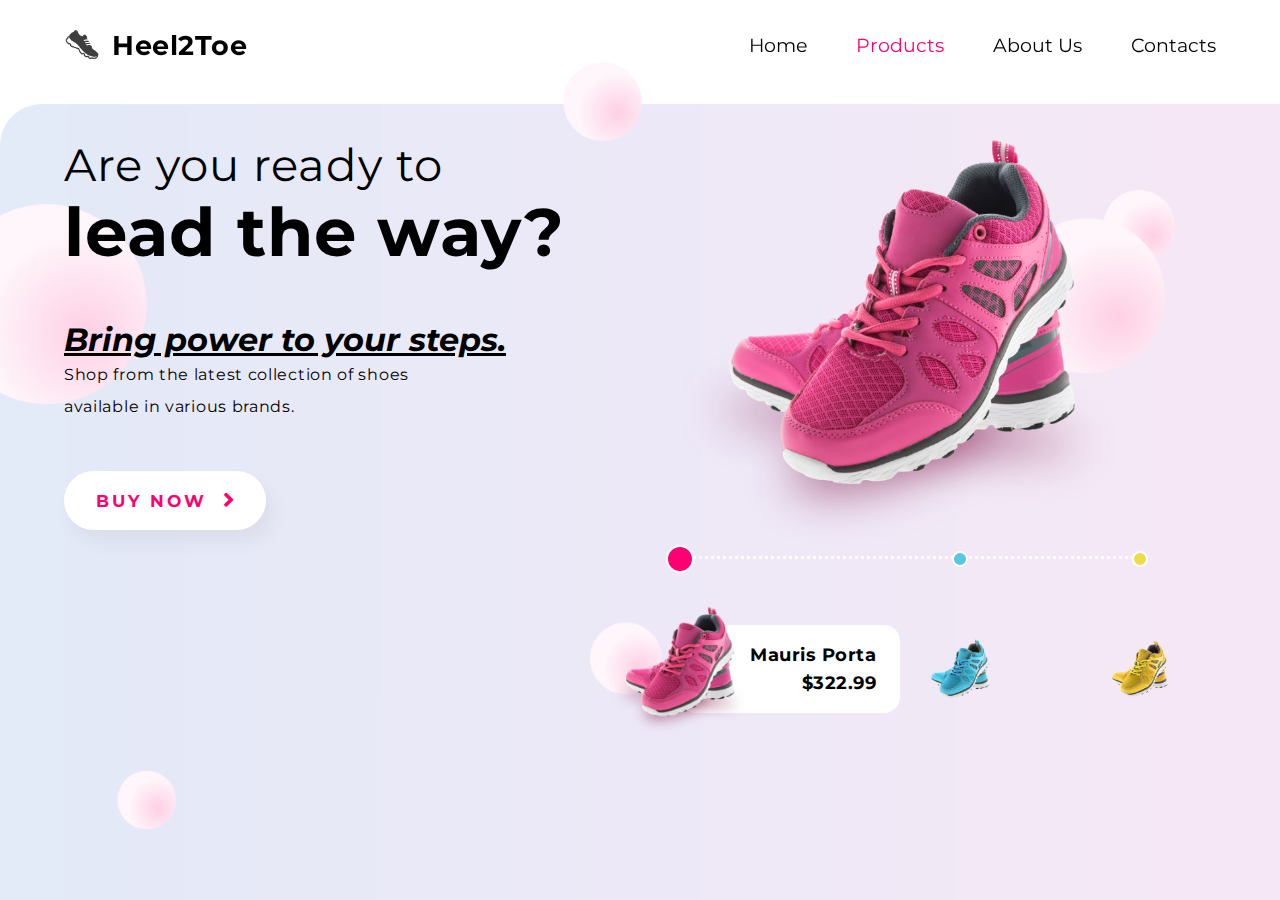
<file: Task1/index.html>
<!DOCTYPE html>
<html lang="en">
  <head>
    <meta charset="UTF-8" />
    <meta name="viewport" content="width=device-width, initial-scale=1.0" />
    <!-- Font Awesome CDN link -->
    <link
      rel="stylesheet"
      href="https://cdnjs.cloudflare.com/ajax/libs/font-awesome/5.15.1/css/all.min.css"
    />
    <link rel="stylesheet" href="./style.css" />
    <!-- Montserrat Google Font link -->
    <link
      href="https://fonts.googleapis.com/css2?family=Montserrat:wght@500&display=swap"
      rel="stylesheet"
    />
    <title>Heel2Toe</title>
  </head>

  <body>
    <header>
      <div class="logo">
        <img src="./images/feet.png" alt="shoes logo" />
        Heel2Toe
      </div>

      <ul class="menu-list">
        <li>Home</li>
        <li class="active">Products</li>
        <li>About Us</li>
        <li>Contacts</li>
      </ul>
    </header>

    <section class="main">
      <section class="left">
        <p class="title">Are you ready to <strong> lead the way?</strong></p>
        <h1>Bring power to your steps.</h1>
        <p class="msg">
          Shop from the latest collection of shoes available in various brands.
        </p>
        <button class="cta">
          <span>Buy now</span> <i class="fas fa-angle-right"></i>
        </button>
      </section>

      <section class="right">
        <img src="./images/pink.png" alt="Shoes" />
        <div class="colors">
          <div class="item pink active">
            <div class="color-selector"></div>
            <div class="additional-info">
              <p>Mauris Porta</p>
              <p>$322.99</p>
            </div>
            <img src="./images/pink_small.png" />
          </div>
          <div class="item blue">
            <div class="color-selector"></div>
            <img src="./images/blue_small.png" />
          </div>
          <div class="item yellow">
            <div class="color-selector"></div>
            <img src="./images/yellow_small.png" />
          </div>
        </div>
      </section>
    </section>
  </body>
</html>
</file>
<file: Task1/style.css>
* {
  margin: 0;
  padding: 0;
  box-sizing: border-box;
  font-family: "Montserrat", sans-serif;
}

body {
  min-height: 100vh;
  display: flex;
  flex-direction: column;
  color: black;
  background: url(./images/bk.png) no-repeat 0 0;
  background-size: cover;
}

header {
  position: fixed;
  top: 0;
  height: 90px;
  width: 100%;
  display: flex;
  justify-content: space-between;
  align-items: center;
  padding: 0 64px;
  font-size: 1.2em;
  z-index: 2;
}

.logo {
  cursor: pointer;
  display: flex;
  align-items: center;
  font-weight: bold;
  font-size: 1.4em;
  letter-spacing: 0.5px;
}

.logo img {
  width: 40px;
  margin-right: 8px;
}

.menu-list li {
  list-style: none;
  display: inline-block;
  margin-left: 44px;
  cursor: pointer;
  transition: color 0.5s;
}

.menu-list li.active,
.menu-list li:hover {
  color: #ff0073;
}

.main {
  padding-top: 90px;
  position: relative;
  flex: 1;
  display: flex;
}

.left {
  max-width: 50%;
  padding: 0 64px;
}

.title {
  font-size: 2.8em;
  letter-spacing: 1px;
  margin: 48px auto;
}

.title strong {
  font-size: 1.5em;
  display: block;
  line-height: 80px;
}

.msg {
  max-width: 80%;
  font-size: 1em;
  letter-spacing: 0.7px;
  line-height: 32px;
  margin-bottom: 48px;
}
h1 {
  color: black;
  font-weight: bold;
  font-style: italic;
  text-decoration: underline;
}

button.cta {
  border: none;
  outline: none;
  background-color: #fff;
  color: #ff0073;
  padding: 18px 32px;
  display: flex;
  justify-content: center;
  align-items: center;
  border-radius: 30px;
  box-shadow: 7px 12px 20px rgba(0, 0, 0, 0.05);
  cursor: pointer;
  transition: background-color 0.5s;
}

button.cta:hover {
  background-color: #fdf3f8;
}

button span {
  text-transform: uppercase;
  font-size: 1.3em;
  letter-spacing: 3px;
  font-weight: bold;
}

button.cta i {
  font-size: 1.7em;
  margin-left: 16px;
}

/*  Right Side  */

.right {
  padding: 40px 0 0 40px;
  display: flex;
  flex-direction: column;
  align-items: center;
}

.right img {
  max-width: 450px;
}

.colors {
  display: flex;
  border-top: 3px dotted #fff;
}

.colors .item {
  position: relative;
  display: flex;
  justify-content: center;
  align-items: center;
  min-width: 120px;
  min-height: 180px;
  padding-top: 40px;
}

.item img {
  position: relative;
  width: 60px;
  cursor: pointer;
  transition: width 0.5s;
}

.item img:hover {
  width: 70px;
}

.item .color-selector {
  position: absolute;
  top: 0;
  left: 50%;
  background-color: #ff0073;
  width: 16px;
  height: 16px;
  transform: translate(-50%, -50%);
  border: 2px solid #fff;
  border-radius: 50%;
}

.item.blue .color-selector {
  background-color: #57c7e4;
}

.item.yellow .color-selector {
  background-color: #ecdc47;
}

.item:first-child {
  transform: translateX(-50%);
}

.item:last-child {
  transform: translateX(50%);
}

.item.active img {
  width: 130px;
}

.item.active .color-selector {
  width: 28px;
  height: 28px;
}

.item.active {
  min-width: 220px;
}

.additional-info {
  background-color: #fff;
  border-radius: 16px;
  position: absolute;
  left: 50%;
  width: 100%;
  text-align: right;
  padding: 16px 24px;
  line-height: 28px;
  font-size: 1.1em;
  letter-spacing: 0.5px;
  font-weight: bold;
}
</file>
